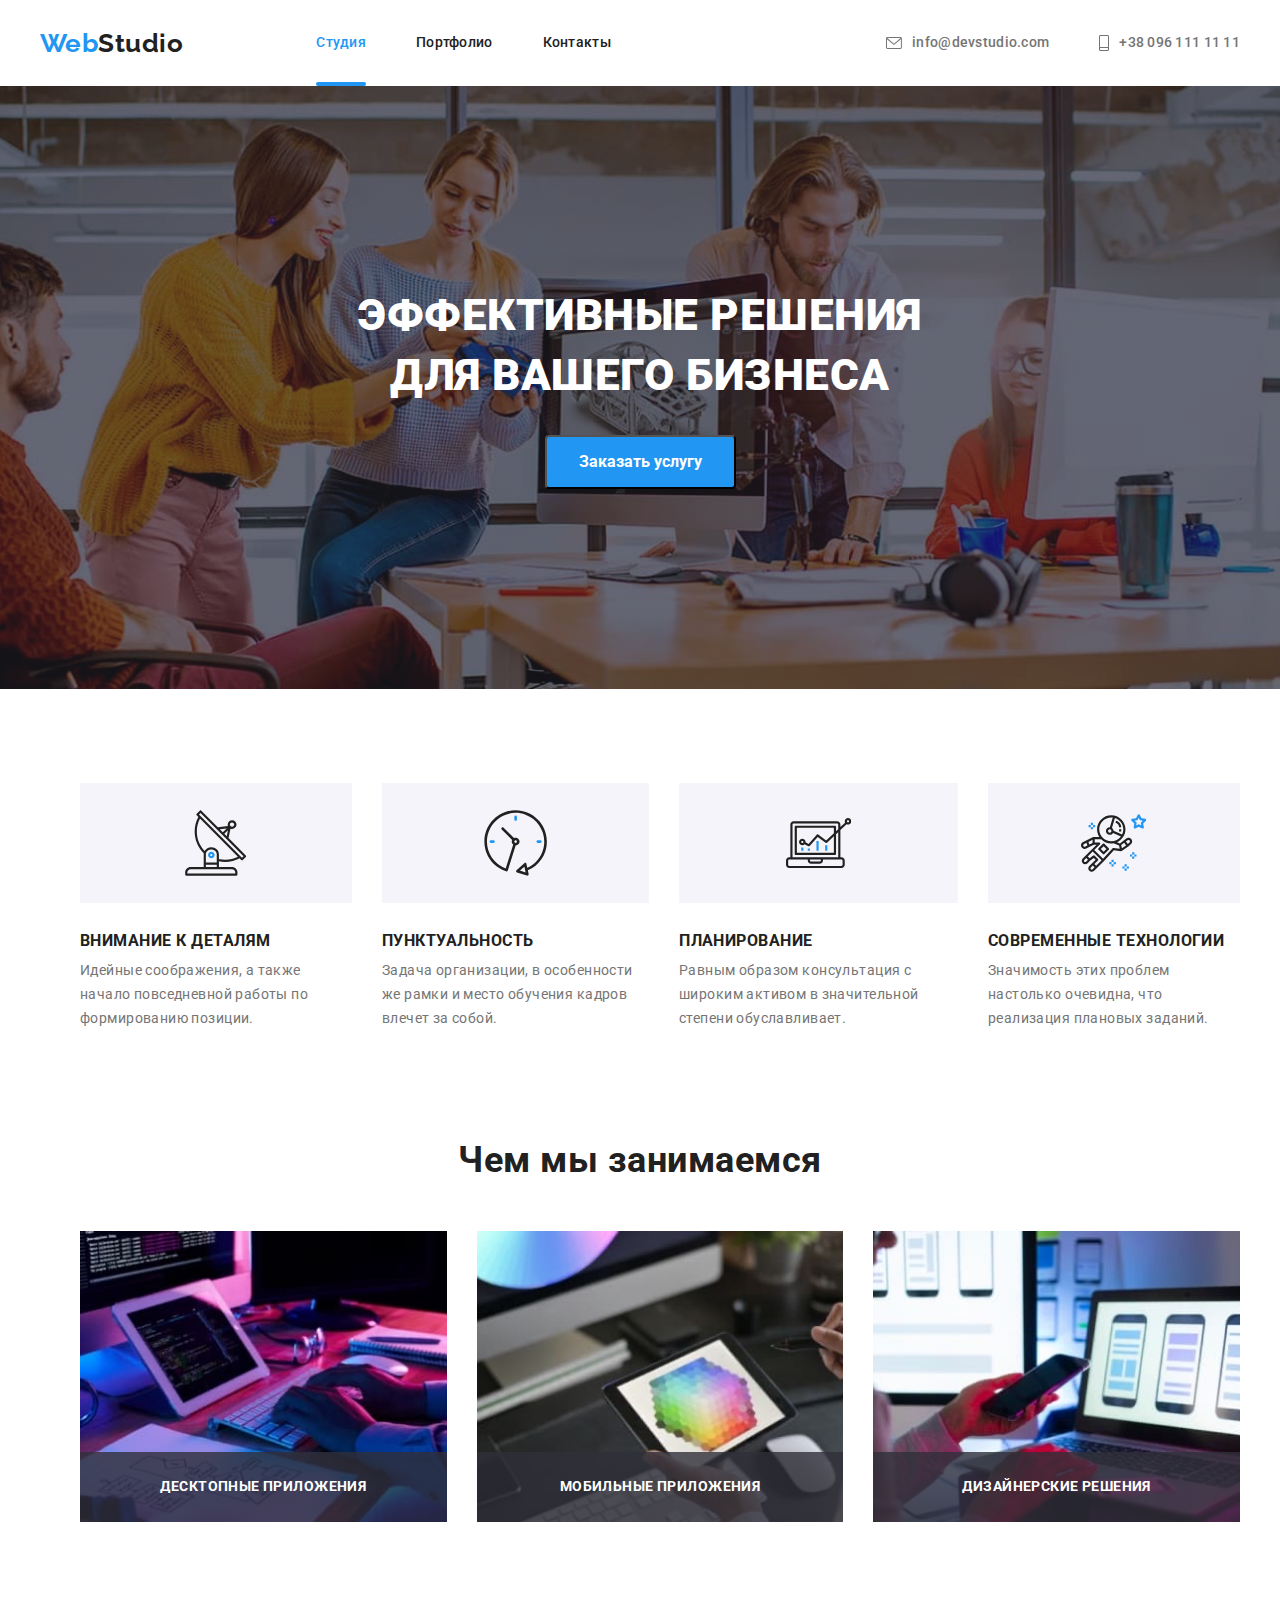
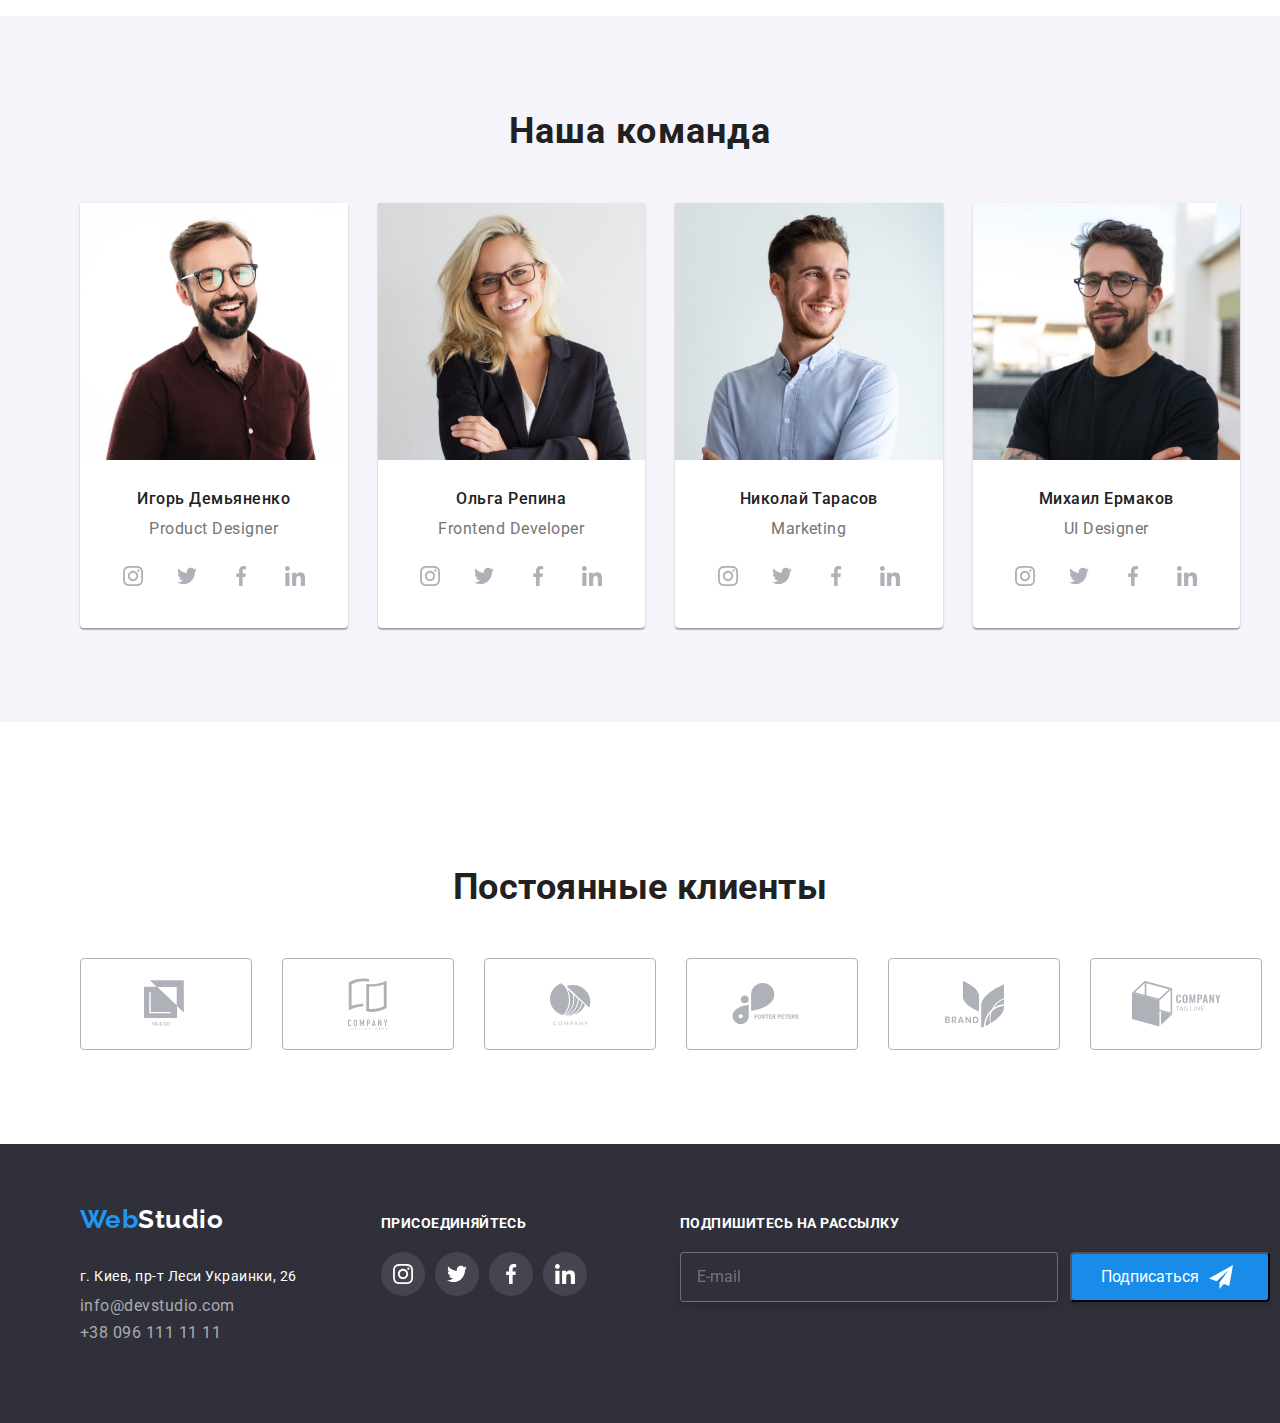
<file: index.html>
<!DOCTYPE html>
<html lang="ru">
  <head>
    <meta charset="UTF-8" />
    <meta name="viewport" content="width=device-width, initial-scale=1.0" />
    <title>Студия</title>
    <link
      href="https://fonts.googleapis.com/css2?family=Raleway&family=Roboto:wght@400;500;700;900&display=swap"
      rel="stylesheet"
    />
    <link rel="stylesheet" href="./css/normalize.css" />
    <link rel="stylesheet" href="./css/style.css" />
  </head>

  <body>
    <!-- Header -->
    <header class="page-header">
      <div class="conteiner">
        <nav class="flexbox">
          <a href="./index.html" class="logo"
            ><span class="logoblue">Web</span>Studio</a
          >

          <!-- Novigation-->
          <ul class="site-nav">
            <li class="item">
              <a class="link link-current" href="./index.html"> Студия</a>
            </li>
            <li class="item">
              <a class="link" href="./portfolio.html">Портфолио</a>
            </li>
            <li class="item">
              <a class="link" href="">Контакты</a>
            </li>
          </ul>

          <address class="addres">
            <ul class="auth-nav">
              <li class="item">
                <a class="link-addres" href="mailto:info@devstudio.com"
                  ><svg class="icon-mail hover">
                    <use href="./img/symbol-defs.svg#icon-hover"></use></svg
                  >info@devstudio.com</a
                >
              </li>
              <li class="item">
                <a class="link-addres" href="tel:+38-096-111-11-11"
                  ><svg class="icon-phone hover">
                    <use
                      href="./img/symbol-defs.svg#icon-smartphone"
                    ></use></svg
                  >+38 096 111 11 11</a
                >
              </li>
            </ul>
          </address>
        </nav>
      </div>
    </header>

    <!-- Главный Conteiner-->

    <main>
      <section class="hero">
        <div class="conteiner">
          <h1 class="hero-mane">Эффективные решения<br />для вашего бизнеса</h1>
          <button type="button" class="button-text" data-modal-open>
            Заказать услугу
          </button>
        </div>
      </section>

      <!-- Блоки -->
      <section class="section">
        <div class="conteiner">
          <ul class="features-item">
            <li class="item-icon">
              <div class="icon-delivery">
                <svg class="icon-size">
                  <use href="./img/symbol-defs.svg#icon-antenna"></use>
                </svg>
              </div>
              <h2 class="title-features">Внимание к деталям</h2>
              <p class="text">
                Идейные соображения, а также начало повседневной работы по
                формированию позиции.
              </p>
            </li>
            <li class="item-icon">
              <div class="icon-delivery">
                <svg class="icon-size">
                  <use href="./img/symbol-defs.svg#icon-clock"></use>
                </svg>
              </div>
              <h2 class="title-features">Пунктуальность</h2>
              <p class="text">
                Задача организации, в особенности же рамки и место обучения
                кадров влечет за собой.
              </p>
            </li>
            <li class="item-icon">
              <div class="icon-delivery">
                <svg class="icon-size">
                  <use href="./img/symbol-defs.svg#icon-diagram"></use>
                </svg>
              </div>
              <h2 class="title-features">Планирование</h2>
              <p class="text">
                Равным образом консультация с широким активом в значительной
                степени обуславливает.
              </p>
            </li>
            <li class="item-icon">
              <div class="icon-delivery">
                <svg class="icon-size">
                  <use href="./img/symbol-defs.svg#icon-astronaut"></use>
                </svg>
              </div>
              <h2 class="title-features">Современные технологии</h2>
              <p class="text">
                Значимость этих проблем настолько очевидна, что реализация
                плановых заданий.
              </p>
            </li>
          </ul>
        </div>
      </section>

      <!-- Описание компании-->
      <section class="section no-padding">
        <div class="conteiner">
          <h3 class="title">Чем мы занимаемся</h3>
          <ul class="conteiner-work">
            <li class="work-list">
              <div class="project-group">
                <img
                  src="./img/code3.jpeg"
                  width="370"
                  alt="Десктопные приложения"
                />
                <h3 class="work-list-title">Десктопные приложения</h3>
              </div>
            </li>
            <li class="work-list">
              <div class="project-group">
                <img
                  src="./img/color3.jpeg"
                  width="370"
                  alt="Мобильные приложения"
                />
                <h3 class="work-list-title">Мобильные приложения</h3>
              </div>
            </li>
            <li class="work-list">
              <div class="project-group">
                <img
                  src="./img/phone3.jpeg"
                  width="370"
                  alt="Выбирает стиль для смартфонов"
                />
                <h3 class="work-list-title">Дизайнерские решения</h3>
              </div>
            </li>
          </ul>
        </div>
      </section>

      <!-- Команда -->
      <section class="section-comand no-padding">
        <div class="conteiner">
          <h4 class="title">Наша команда</h4>
          <ul class="people">
            <li class="working">
              <img
                src="./img/igor4.jpeg"
                width="270"
                alt="Фотография Игоря Демьяненко"
              />

              <h4 class="title-name">Игорь Демьяненко</h4>
              <p class="text-work">Product Designer</p>

              <ul class="icon-svg">
                <!-- Instagram -->
                <li class="icon-svg-list">
                  <a class="icon-set" href="#" aria-label="Instagram icon">
                    <svg class="link-svg">
                      <use href="./img/symbol-defs.svg#icon-instagram"></use>
                    </svg>
                  </a>
                </li>
                <!-- Twitter -->
                <li class="icon-svg-list">
                  <a class="icon-set" href="#" aria-label="twitter icon">
                    <svg class="link-svg">
                      <use href="./img/symbol-defs.svg#icon-twitter"></use>
                    </svg>
                  </a>
                </li>
                <!-- facebook -->
                <li class="icon-svg-list">
                  <a class="icon-set" href="#" aria-label="twitter icon">
                    <svg class="link-svg">
                      <use href="./img/symbol-defs.svg#icon-facebook"></use>
                    </svg>
                  </a>
                </li>
                <!-- linkedin -->
                <li class="icon-svg-list">
                  <a class="icon-set" href="#" aria-label="twitter icon">
                    <svg class="link-svg">
                      <use href="./img/symbol-defs.svg#icon-linkedin"></use>
                    </svg>
                  </a>
                </li>
              </ul>
            </li>

            <li class="working">
              <img
                src="./img/olga4.jpeg"
                width="270"
                alt="Фотография Ольги Репина"
              />

              <h4 class="title-name">Ольга Репина</h4>
              <p class="text-work">Frontend Developer</p>

              <ul class="icon-svg">
                <!-- Instagram -->
                <li class="icon-svg-list">
                  <a class="icon-set" href="#" aria-label="Instagram icon">
                    <svg class="link-svg">
                      <use href="./img/symbol-defs.svg#icon-instagram"></use>
                    </svg>
                  </a>
                </li>
                <!-- Twitter -->
                <li class="icon-svg-list">
                  <a class="icon-set" href="#" aria-label="twitter icon">
                    <svg class="link-svg">
                      <use href="./img/symbol-defs.svg#icon-twitter"></use>
                    </svg>
                  </a>
                </li>
                <!-- facebook -->
                <li class="icon-svg-list">
                  <a class="icon-set" href="#" aria-label="twitter icon">
                    <svg class="link-svg">
                      <use href="./img/symbol-defs.svg#icon-facebook"></use>
                    </svg>
                  </a>
                </li>
                <!-- linkedin -->
                <li class="icon-svg-list">
                  <a class="icon-set" href="#" aria-label="twitter icon">
                    <svg class="link-svg">
                      <use href="./img/symbol-defs.svg#icon-linkedin"></use>
                    </svg>
                  </a>
                </li>
              </ul>
            </li>
            <li class="working">
              <img
                src="./img/nikolai4.jpeg"
                width="270"
                alt="Фотография Николая Тарасов"
              />

              <h4 class="title-name">Николай Тарасов</h4>
              <p class="text-work">Marketing</p>

              <ul class="icon-svg">
                <!-- Instagram -->
                <li class="icon-svg-list">
                  <a class="icon-set" href="#" aria-label="Instagram icon">
                    <svg class="link-svg">
                      <use href="./img/symbol-defs.svg#icon-instagram"></use>
                    </svg>
                  </a>
                </li>
                <!-- Twitter -->
                <li class="icon-svg-list">
                  <a class="icon-set" href="#" aria-label="twitter icon">
                    <svg class="link-svg">
                      <use href="./img/symbol-defs.svg#icon-twitter"></use>
                    </svg>
                  </a>
                </li>
                <!-- facebook -->
                <li class="icon-svg-list">
                  <a class="icon-set" href="#" aria-label="twitter icon">
                    <svg class="link-svg">
                      <use href="./img/symbol-defs.svg#icon-facebook"></use>
                    </svg>
                  </a>
                </li>
                <!-- linkedin -->
                <li class="icon-svg-list">
                  <a class="icon-set" href="#" aria-label="twitter icon">
                    <svg class="link-svg">
                      <use href="./img/symbol-defs.svg#icon-linkedin"></use>
                    </svg>
                  </a>
                </li>
              </ul>
            </li>
            <li class="working">
              <img
                src="./img/misha4.jpeg"
                width="270"
                alt="Фотография Михаила Ермаков"
              />

              <h4 class="title-name">Михаил Ермаков</h4>
              <p class="text-work">UI Designer</p>

              <ul class="icon-svg">
                <!-- Instagram -->
                <li class="icon-svg-list">
                  <a class="icon-set" href="#" aria-label="Instagram icon">
                    <svg class="link-svg">
                      <use href="./img/symbol-defs.svg#icon-instagram"></use>
                    </svg>
                  </a>
                </li>
                <!-- Twitter -->
                <li class="icon-svg-list">
                  <a class="icon-set" href="#" aria-label="twitter icon">
                    <svg class="link-svg">
                      <use href="./img/symbol-defs.svg#icon-twitter"></use>
                    </svg>
                  </a>
                </li>
                <!-- facebook -->
                <li class="icon-svg-list">
                  <a class="icon-set" href="#" aria-label="twitter icon">
                    <svg class="link-svg">
                      <use href="./img/symbol-defs.svg#icon-facebook"></use>
                    </svg>
                  </a>
                </li>
                <!-- linkedin -->
                <li class="icon-svg-list">
                  <a class="icon-set" href="#" aria-label="twitter icon">
                    <svg class="link-svg">
                      <use href="./img/symbol-defs.svg#icon-linkedin"></use>
                    </svg>
                  </a>
                </li>
              </ul>
            </li>
          </ul>
        </div>
      </section>

      <!-- Наши клиенты-компании -->

      <section class="blok-client">
        <div class="conteiner">
          <h2 class="title">Постоянные клиенты</h2>
          <ul class="client flexbox">
            <li class="icon-client">
              <a href="" class="icon-hover-link">
                <svg class="clients-icon" width="44" height="49">
                  <use href="./img/symbol-defs2.svg#icon-logo-1"></use>
                </svg>
              </a>
            </li>
            <li class="icon-client">
              <a href="" class="icon-hover-link">
                <svg class="clients-icon" width="40" height="52">
                  <use href="./img/symbol-defs2.svg#icon-logo-2"></use>
                </svg>
              </a>
            </li>
            <li class="icon-client">
              <a href="" class="icon-hover-link">
                <svg class="clients-icon" width="41" height="43">
                  <use href="./img/symbol-defs2.svg#icon-logo-3"></use>
                </svg>
              </a>
            </li>
            <li class="icon-client">
              <a href="" class="icon-hover-link">
                <svg class="clients-icon" width="80" height="42">
                  <use href="./img/symbol-defs2.svg#icon-logo-4"></use>
                </svg>
              </a>
            </li>
            <li class="icon-client">
              <a href="" class="icon-hover-link">
                <svg class="clients-icon" width="59" height="47">
                  <use href="./img/symbol-defs2.svg#icon-logo-5"></use>
                </svg>
              </a>
            </li>
            <li class="icon-client">
              <a href="" class="icon-hover-link">
                <svg class="clients-icon" width="89" height="46">
                  <use href="./img/symbol-defs2.svg#icon-logo-6"></use>
                </svg>
              </a>
            </li>
          </ul>
        </div>
      </section>
    </main>

    <!-- Footer -->
    <footer class="background-footer">
      <div class="conteiner footer-flexbox">
        <div class="footer-maps">
          <address class="adress-maps">
            <ul class="contaks">
              <li class="info">
                <a href="./index.html" class="logo norm"
                  ><span class="logoblue">Web</span
                  ><span class="logowhait">Studio</span>
                </a>
              </li>
              <li class="info-footer">г. Киев, пр-т Леси Украинки, 26</li>
              <li class="info">
                <a class="alfa" href="mailto:info@devstudio.com"
                  >info@devstudio.com</a
                >
              </li>
              <li class="info">
                <a class="alfa" href="tel:+38-096-111-11-11"
                  >+38 096 111 11 11</a
                >
              </li>
            </ul>
          </address>
        </div>

        <div class="footer-icon">
          <h3 class="title title-icon">присоединяйтесь</h3>
          <ul class="icon-svg">
            <!-- Instagram -->
            <li class="icon-svg-list">
              <a
                class="icon-set footer-icon-set"
                href="#"
                aria-label="Instagram icon"
              >
                <svg class="link-svg footer-link-svg">
                  <use href="./img/symbol-defs.svg#icon-instagram"></use>
                </svg>
              </a>
            </li>
            <!-- Twitter -->
            <li class="icon-svg-list">
              <a
                class="icon-set footer-icon-set"
                href="#"
                aria-label="twitter icon"
              >
                <svg class="link-svg footer-link-svg">
                  <use href="./img/symbol-defs.svg#icon-twitter"></use>
                </svg>
              </a>
            </li>
            <!-- facebook -->
            <li class="icon-svg-list">
              <a
                class="icon-set footer-icon-set"
                href="#"
                aria-label="twitter icon"
              >
                <svg class="link-svg footer-link-svg">
                  <use href="./img/symbol-defs.svg#icon-facebook"></use>
                </svg>
              </a>
            </li>
            <!-- linkedin -->
            <li class="icon-svg-list">
              <a
                class="icon-set footer-icon-set"
                href="#"
                aria-label="twitter icon"
              >
                <svg class="link-svg footer-link-svg">
                  <use href="./img/symbol-defs.svg#icon-linkedin"></use>
                </svg>
              </a>
            </li>
          </ul>
        </div>

       <!--form footer --> 

        <form class=" ">
          <label for="mail-footer">
            <b class="footer-mail-text">Подпишитесь на рассылку</b>
          </label>
          <div class="form-footer">
            <input
              class="mail-footer"
              type="email"
              id="mail-footer"
              name="mail"
              placeholder="E-mail"
            />

            <button type="submit" class=" button-form">
              Подписаться
              <svg class="icon-telega">
                <use href="./img/symbol-defs-tel.svg#icon-icon-telegram"></use>
              </svg>
            </button>
          </div>
        </form>
      </div>
    </footer>
    <div class="backdrop is-hidden" data-modal>
      <div class="modal">
        <button data-modal-close class="close-button">
          <svg class="close-button-hover">
            <use href="./img/symbol-defs3.svg#icon-close">
            </use>
          </svg>
        </button>
       
      

    <!-- Форма -->

    <form class="form js-speaker-form" autocomplete="on">

      <b class="form-text">Оставьте свои данные, мы вам перезвоним</b>
      
      <div class="form-field">
        <label for="name" class="form-label">Имя</label>
          <input class="form-input" type="text" name="name" id="name" />
          <svg class="icon-name-form">
            <use href="./img/symbol-defs5.svg#icon-person">
            </use>
          </svg>
          
      </div>

      <div class="form-field">
        <label for="tel" class="form-label">Телефон</label>
          <input class="form-input" type="tel" name="tel" id="tel" />
          <svg class="icon-name-form">
            <use href="./img/symbol-defs5.svg#icon-phone">
            </use>
          </svg>
          
      </div>

      <div class="form-field">
        <label for="mail" class="form-label">Почта</label>
          <input class="form-input" type="email" name="mail" id="mail" />
          <svg class="icon-name-form">
            <use href="./img/symbol-defs5.svg#icon-email">
            </use>
          </svg>
          
      </div>
      
      <div class="form-field">
        <label for="comment" class="form-label ">Комментарий</label>
          <textarea
            class="form-comment"
            name="comment"
            rows="5"
            id="comment"
            placeholder="Введите текст"
          ></textarea>
          
      </div>
      
   
        <label class="text-checkbox form-checkbox" for="policy">
         <input class="checkbox" type="checkbox" name="policy" id="policy" />
         <span class="checkbox-icon"></span>  
        
         
        Соглашаюсь с рассылкой и принимаю <a href="">Условия договора</a>
        </label>
      
      <button class="form-button" type="submit">Отправить</button>
    </form>
  </div>
</div>


    <script src="./js/modal.js"></script>
    <script src="./js/form.js"></script>
  </body>
</html>
</file>
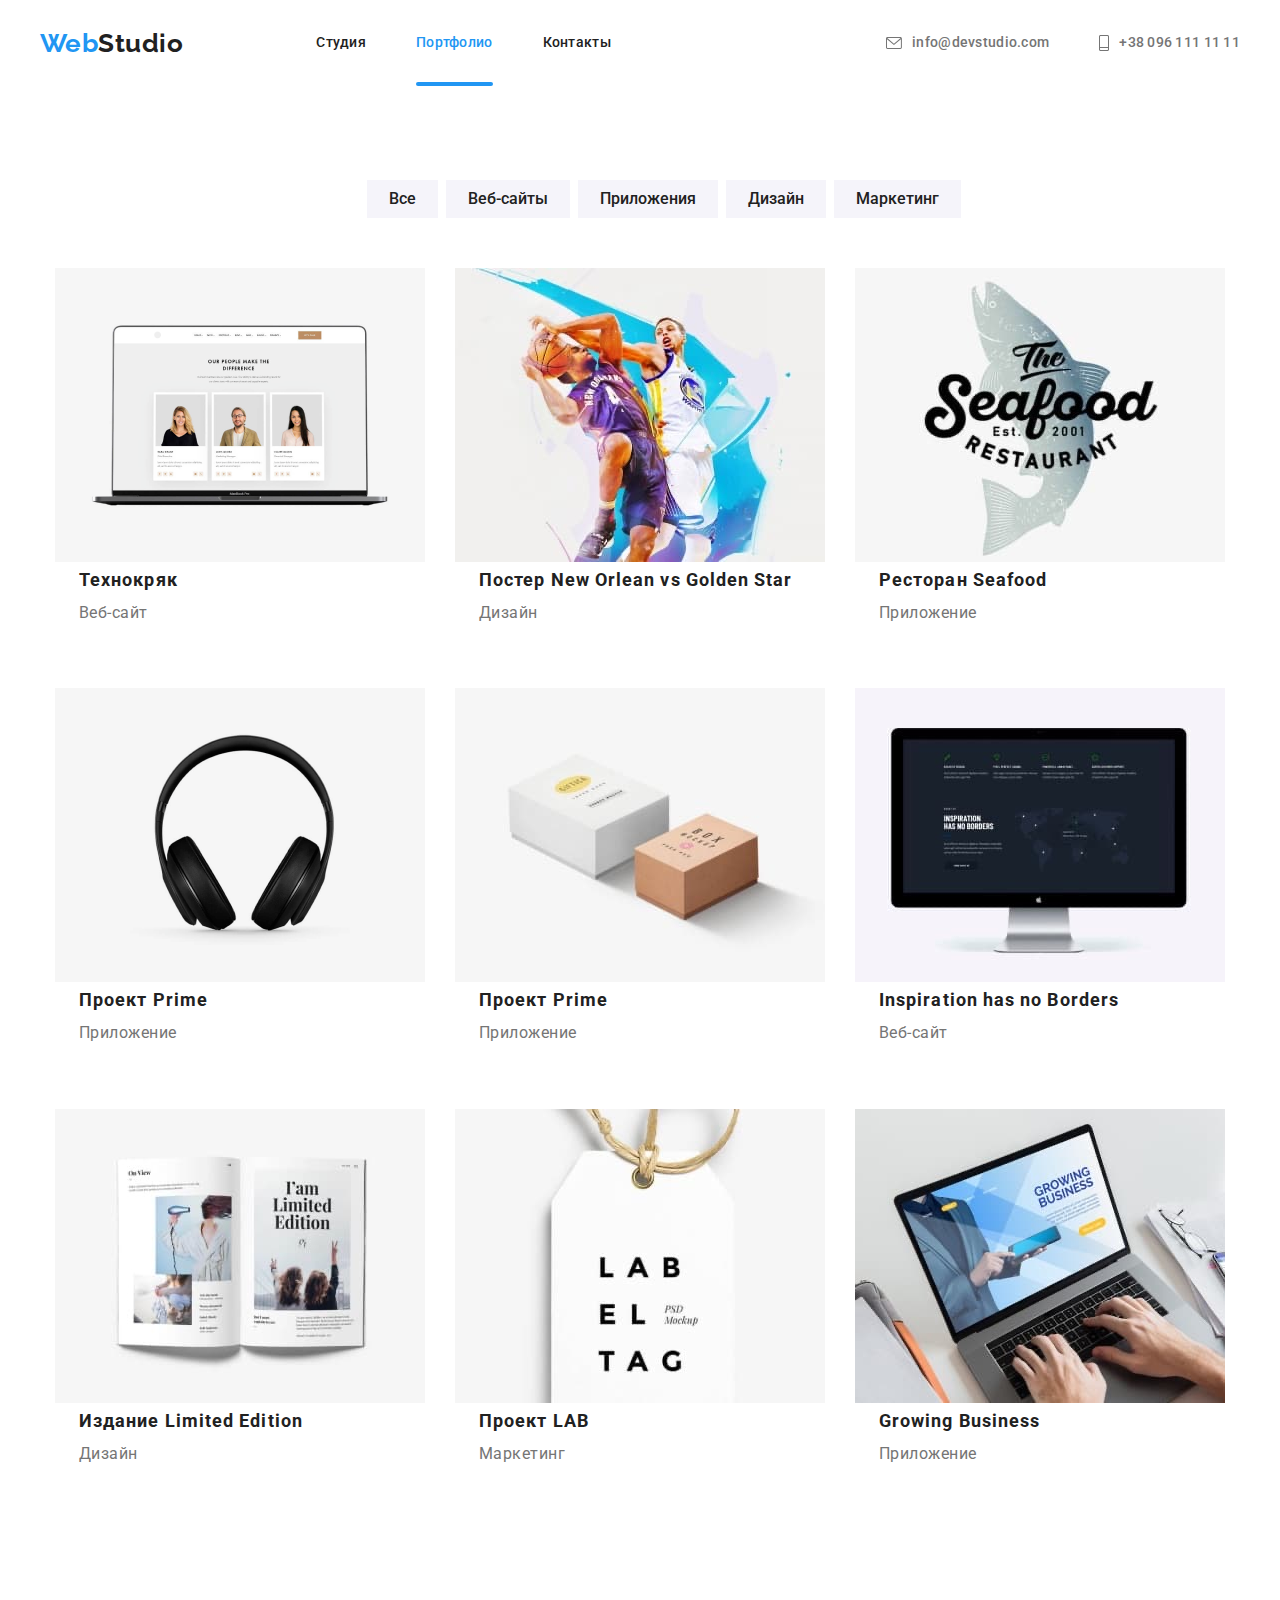
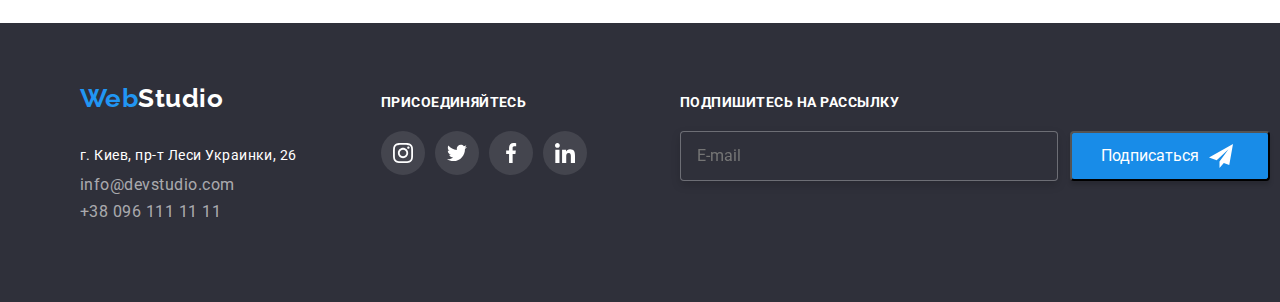
<file: portfolio.html>
<!DOCTYPE html>
<html lang="ru">
  <head>
    <meta charset="UTF-8" />
    <meta name="viewport" content="width=device-width, initial-scale=1.0" />
    <title>Портфолио</title>
    <link
      href="https://fonts.googleapis.com/css2?family=Raleway&family=Roboto:wght@400;500;700;900&display=swap"
      rel="stylesheet"
    />
    <link rel="stylesheet" href="./css/normalize.css" />
    <link rel="stylesheet" href="./css/style.css" />
  </head>
  <body>
    <!-- Header -->
    <header class="page-header">
      <div class="conteiner">
        <nav class="flexbox">
          <a href="./index.html" class="logo"
            ><span class="logoblue">Web</span>Studio</a
          >
          <ul class="site-nav">
            <li class="item">
              <a class="link" href="./index.html">Студия</a>
            </li>
            <li class="item">
              <a class="link-current link" href="./portfolio.html">Портфолио</a>
            </li>
            <li class="item">
              <a class="link" href="">Контакты</a>
            </li>
          </ul>

          <address class="addres">
            <ul class="auth-nav">
              <li class="item">
                <a class="link-addres" href="mailto:info@devstudio.com"
                  ><svg class="icon-mail hover">
                    <use href="./img/symbol-defs.svg#icon-hover"></use></svg
                  >info@devstudio.com</a
                >
              </li>
              <li class="item">
                <a class="link-addres" href="tel:+38-096-111-11-11"
                  ><svg class="icon-phone hover">
                    <use
                      href="./img/symbol-defs.svg#icon-smartphone"
                    ></use></svg
                  >+38 096 111 11 11</a
                >
              </li>
            </ul>
          </address>
        </nav>
      </div>
    </header>
    <!-- container projeck -->

    <main>
      <section class="button-pad">
        <div class="conteiner">
          <ul class="button">
            <li class="item-btn">
              <button type="button" class="btn">Все</button>
            </li>
            <li class="item-btn">
              <button type="button" class="btn">Веб-сайты</button>
            </li>
            <li class="item-btn">
              <button type="button" class="btn">Приложения</button>
            </li>
            <li class="item-btn">
              <button type="button" class="btn">Дизайн</button>
            </li>
            <li class="item-btn">
              <button type="button" class="btn">Маркетинг</button>
            </li>
          </ul>
        </div>
      </section>

      <section class="conteiner-box">
        <ul class="features">
          <li class="item-box">
            <a href="./index.html ">
              <article class="poster-link">
                <div class="poster__overlay">
                  <img src="./img/Tehnokriak2.png" width="370" alt="Ноутбук" />
                  <div class="text-overlay">
                    <p class="text-hover-portfolio">
                      Технокряк это современная площадка распространения
                      коронавируса. Компании используют эту платформу для
                      цифрового шпионажа и атак на защищённые сервера
                      конкурентов.
                    </p>
                  </div>
                </div>
                <div class="features-tex">
                  <h4 class="poster">Технокряк</h4>
                  <p class="poster-name">Веб-сайт</p>
                </div>
              </article>
            </a>
          </li>

          <li class="item-box">
            <a href="./index.html ">
              <article class="poster-link">
                <div class="poster__overlay">
                  <img
                    src="./img/game2.jpeg"
                    width="370"
                    alt="Два парня играют в баскетбол"
                  />
                  <div class="text-overlay">
                    <p class="text-hover-portfolio">
                      Технокряк это современная площадка распространения
                      коронавируса. Компании используют эту платформу для
                      цифрового шпионажа и атак на защищённые сервера
                      конкурентов.
                    </p>
                  </div>
                </div>
                <div class="features-tex">
                  <h4 class="poster">Постер New Orlean vs Golden Star</h4>
                  <p class="poster-name">Дизайн</p>
                </div>
              </article>
            </a>
          </li>

          <li class="item-box">
            <a href="./index.html ">
              <article class="poster-link">
                <div class="poster__overlay">
                  <img
                    src="./img/seafood2.jpeg"
                    width="370"
                    alt="Логотип ресторана Seafood"
                  />
                  <div class="text-overlay">
                    <p class="text-hover-portfolio">
                      Технокряк это современная площадка распространения
                      коронавируса. Компании используют эту платформу для
                      цифрового шпионажа и атак на защищённые сервера
                      конкурентов.
                    </p>
                  </div>
                </div>
                <div class="features-tex">
                  <h4 class="poster">Ресторан Seafood</h4>
                  <p class="poster-name">Приложение</p>
                </div>
              </article>
            </a>
          </li>

          <li class="item-box">
            <a href="./index.html ">
              <article class="poster-link">
                <div class="poster__overlay">
                  <img src="./img/prime2.png" width="370" alt="Наушники" />
                  <div class="text-overlay">
                    <p class="text-hover-portfolio">
                      Технокряк это современная площадка распространения
                      коронавируса. Компании используют эту платформу для
                      цифрового шпионажа и атак на защищённые сервера
                      конкурентов.
                    </p>
                  </div>
                </div>
                <div class="features-tex">
                  <h4 class="poster">Проект Prime</h4>
                  <p class="poster-name">Приложение</p>
                </div>
              </article>
            </a>
          </li>

          <li class="item-box">
            <a href="./index.html ">
              <article class="poster-link">
                <div class="poster__overlay">
                  <img src="./img/boxes2.jpeg" width="370" alt="Коробки" />
                  <div class="text-overlay">
                    <p class="text-hover-portfolio">
                      Технокряк это современная площадка распространения
                      коронавируса. Компании используют эту платформу для
                      цифрового шпионажа и атак на защищённые сервера
                      конкурентов.
                    </p>
                  </div>
                </div>
                <div class="features-tex">
                  <h4 class="poster">Проект Prime</h4>
                  <p class="poster-name">Приложение</p>
                </div>
              </article>
            </a>
          </li>

          <li class="item-box">
            <a href="./index.html ">
              <article class="poster-link">
                <div class="poster__overlay">
                  <img src="./img/comp2.jpeg" width="370" alt="Монитор" />
                  <div class="text-overlay">
                    <p class="text-hover-portfolio">
                      Технокряк это современная площадка распространения
                      коронавируса. Компании используют эту платформу для
                      цифрового шпионажа и атак на защищённые сервера
                      конкурентов.
                    </p>
                  </div>
                </div>
                <div class="features-tex">
                  <h4 class="poster">Inspiration has no Borders</h4>
                  <p class="poster-name">Веб-сайт</p>
                </div>
              </article>
            </a>
          </li>

          <li class="item-box">
            <a href="./index.html ">
              <article class="poster-link">
                <div class="poster__overlay">
                  <img src="./img/books2.jpeg" width="370" alt="Журнал" />
                  <div class="text-overlay">
                    <p class="text-hover-portfolio">
                      Технокряк это современная площадка распространения
                      коронавируса. Компании используют эту платформу для
                      цифрового шпионажа и атак на защищённые сервера
                      конкурентов.
                    </p>
                  </div>
                </div>
                <div class="features-tex">
                  <h4 class="poster">Издание Limited Edition</h4>
                  <p class="poster-name">Дизайн</p>
                </div>
              </article>
            </a>
          </li>

          <li class="item-box">
            <a href="./index.html ">
              <article class="poster-link">
                <div class="poster__overlay">
                  <img src="./img/labe2.jpeg" width="370" alt="Лейба" />
                  <div class="text-overlay">
                    <p class="text-hover-portfolio">
                      Технокряк это современная площадка распространения
                      коронавируса. Компании используют эту платформу для
                      цифрового шпионажа и атак на защищённые сервера
                      конкурентов.
                    </p>
                  </div>
                </div>
                <div class="features-tex">
                  <h4 class="poster">Проект LAB</h4>
                  <p class="poster-name">Маркетинг</p>
                </div>
              </article>
            </a>
          </li>

          <li class="item-box">
            <a href="./index.html ">
              <article class="poster-link">
                <div class="poster__overlay">
                  <img
                    src="./img/noute2.jpeg"
                    width="370"
                    alt="Человек работает на ноутбуке"
                  />
                  <div class="text-overlay">
                    <p class="text-hover-portfolio">
                      Технокряк это современная площадка распространения
                      коронавируса. Компании используют эту платформу для
                      цифрового шпионажа и атак на защищённые сервера
                      конкурентов.
                    </p>
                  </div>
                </div>
                <div class="features-tex">
                  <h4 class="poster">Growing Business</h4>
                  <p class="poster-name">Приложение</p>
                </div>
              </article>
            </a>
          </li>
        </ul>
      </section>
    </main>
  <!-- Footer -->
  <footer class="background-footer">
    <div class="conteiner footer-flexbox">
      <div class="footer-maps">
        <address class="adress-maps">
          <ul class="contaks">
            <li class="info">
              <a href="./index.html" class="logo norm"
                ><span class="logoblue">Web</span
                ><span class="logowhait">Studio</span>
              </a>
            </li>
            <li class="info-footer">г. Киев, пр-т Леси Украинки, 26</li>
            <li class="info">
              <a class="alfa" href="mailto:info@devstudio.com"
                >info@devstudio.com</a
              >
            </li>
            <li class="info">
              <a class="alfa" href="tel:+38-096-111-11-11"
                >+38 096 111 11 11</a
              >
            </li>
          </ul>
        </address>
      </div>

      <div class="footer-icon">
        <h3 class="title title-icon">присоединяйтесь</h3>
        <ul class="icon-svg">
          <!-- Instagram -->
          <li class="icon-svg-list">
            <a
              class="icon-set footer-icon-set"
              href="#"
              aria-label="Instagram icon"
            >
              <svg class="link-svg footer-link-svg">
                <use href="./img/symbol-defs.svg#icon-instagram"></use>
              </svg>
            </a>
          </li>
          <!-- Twitter -->
          <li class="icon-svg-list">
            <a
              class="icon-set footer-icon-set"
              href="#"
              aria-label="twitter icon"
            >
              <svg class="link-svg footer-link-svg">
                <use href="./img/symbol-defs.svg#icon-twitter"></use>
              </svg>
            </a>
          </li>
          <!-- facebook -->
          <li class="icon-svg-list">
            <a
              class="icon-set footer-icon-set"
              href="#"
              aria-label="twitter icon"
            >
              <svg class="link-svg footer-link-svg">
                <use href="./img/symbol-defs.svg#icon-facebook"></use>
              </svg>
            </a>
          </li>
          <!-- linkedin -->
          <li class="icon-svg-list">
            <a
              class="icon-set footer-icon-set"
              href="#"
              aria-label="twitter icon"
            >
              <svg class="link-svg footer-link-svg">
                <use href="./img/symbol-defs.svg#icon-linkedin"></use>
              </svg>
            </a>
          </li>
        </ul>
      </div>

     <!--form footer --> 

      <form class=" js-speaker-form">
        <label for="mail-footer">
          <b class="footer-mail-text">Подпишитесь на рассылку</b>
        </label>
        <div class="form-footer">
          <input
            class="mail-footer"
            type="email"
            id="mail-footer"
            name="mail"
            placeholder="E-mail"
          />

          <button type="submit" class=" button-form">
            Подписаться
            <svg class="icon-telega">
              <use href="./img/symbol-defs-tel.svg#icon-icon-telegram"></use>
            </svg>
          </button>
        </div>
      </form>
    </div>
  </footer>
    
  </body>
</html>
</file>
<file: css/style.css>
:root {
  --primary-text-color: #212121;
  --title-text-color: #757575;
  --accent-color: #2196f3;
  --white-text-color: #ffffff;
  --hero-color: #2f303a;
  --alfa-color: rgba(255, 255, 255, 0.6);
  --comand-color: #f5f4fa;
  --button-partfolio-colot: #f5f4fa;
  --background-item: #f5f4fa;
  --color-icon: #afb1b8;
  --hover-partfolio: rgba(0, 0, 0, 0.12), 0px 4px 4px rgba(0, 0, 0, 0.06),
    1px 4px 6px rgba(0, 0, 0, 0.16);
}

ul {
  list-style: none;
  text-decoration: none;
  margin-top: 0;
  margin-bottom: 0;
}

/* цвет основного цвета #212121 */
/* вторичный цвет текста #757575 */
/* белый  #ffffff*/
/* акцент #2196F3 */
/* вторичный цвет фона #2F303A */
/* вторичный цвет фона2 #F5F4FA */

body {
  background-color: var(--white-text-color);
  color: var(--primary-text-color);

  font-family: Roboto, sans-serif;
  letter-spacing: 0.03em;
}

img {
  display: block;
  max-width: 100%;
  height: auto;
}

/* my conteiner */
.conteiner {
  margin-left: auto;
  margin-right: auto;
  width: 1200px;
  padding-left: 15px;
  padding-right: 15px;
}

/* header */

.flexbox {
  display: flex;
  align-items: center;
}

/* logo */
.logo {
  color: var(--primary-text-color);

  font-family: Raleway, cursive;
  font-weight: 700;
  text-decoration: none;
  font-size: 26px;
  line-height: 1.19;
}

.logoblue {
  color: var(--accent-color);
}

/* site-nav */
.site-nav {
  display: flex;
  margin-left: 93px;
}
.link::after {
  content: "";

  position: absolute;
  left: 0;
  bottom: 0;
  opacity: 0;

  display: block;
  width: 100%;
  height: 4px;
  background-color: var(--accent-color);
  border-radius: 2px;
  transition: 250ms cubic-bezier(0.4, 0, 0.2, 1);
}

.link:hover::after,
.link:focus::after {
  opacity: 1;
}

.link-current.link::after {
  opacity: 1;
}

.site-nav .item:not(:last-child) {
  margin-right: 50px;
}

.site-nav .link {
  display: block;
  padding-top: 35px;
  padding-bottom: 35px;

  position: relative;

  color: var(--primary-text-color);

  text-decoration: none;
  font-family: inherit;
  font-weight: 500;
  font-size: 14px;
  line-height: 1.14;
  letter-spacing: 0.02em;

  transition: 250ms cubic-bezier(0.4, 0, 0.2, 1);
}

.site-nav .link:hover,
.site-nav .link:focus {
  color: var(--accent-color);
}

.site-nav .link-current {
  color: var(--accent-color);

  text-decoration: none;
  display: inline-block;
}

/* addres */

.addres .link-addres {
  color: var(--title-text-color);
  display: flex;

  text-decoration: none;
  font-weight: 500;
  font-size: 14px;
  line-height: 1.14;
  letter-spacing: 0.02em;
  font-style: normal;

  transition: 250ms cubic-bezier(0.4, 0, 0.2, 1);
}

.link-addres {
  display: flex;
  align-items: center;
}
.icon-mail {
  width: 16px;
  height: 12px;

  margin-right: 10px;

  fill: currentColor;
}
.icon-phone {
  width: 10px;
  height: 16px;

  margin-right: 10px;

  fill: currentColor;
}

.link-addres:hover,
.link-addres:focus {
  color: var(--accent-color);
}

.link-addres:hover .hover {
  fill: var(--accent-color);
}
.link-addres:hover .icon-phone {
  fill: var(--accent-color);
}

.addres {
  margin-left: auto;
}

/* auth nav */

.auth-nav {
  display: flex;
}

.auth-nav .item + .item {
  margin-left: 50px;
}

.section-title {
  color: var(--primary-text-color);
}

.section {
  margin-bottom: 94px;
}

.section.no-padding {
  padding-top: 0px;
  padding-bottom: 0px;
}

.features {
  width: 1170px;
  margin-left: auto;
  margin-right: auto;
}

.features-item {
  display: flex;
}
.features-item .item {
  width: 270px;
}
.features-item .item-icon:not(:last-child) {
  margin-right: 30px;
}

.item-icon .icon-delivery {
  display: flex;
  align-items: center;
  justify-content: center;

  background-color: var(--background-item);
  width: 100%;
  height: 120px;
  margin-bottom: 30px;
}
.icon-size {
  width: 65.32px;
  height: 70px;
}

.features {
  display: flex;
  flex-wrap: wrap;
  padding: 0;
}
/* Формула calc */

.features .item-box {
  width: calc((100% - 60px) / 3);
  margin-right: 30px;
  margin-bottom: 30px;
}

.item-box:nth-child(3n) {
  margin-right: 0px;
}

.poster-name {
  margin-top: 0px;
  margin-bottom: 0px;
  color: var(--primary-text-color);
  font-weight: 400;
  font-size: 16px;
  line-height: 1.88;
  letter-spacing: 0.03em;
}

.poster-name:nth-last-child(-n + 3),
.item-box:nth-last-child(-n + 3) {
  margin-bottom: 30px;
}

.item-box:hover {
  box-shadow: 0px 1px 1px rgba(0, 0, 0, 0.12), 0px 4px 4px rgba(0, 0, 0, 0.06),
    1px 4px 6px rgba(0, 0, 0, 0.16);
}

.features .title {
  color: var(--primary-text-color);
}

/* Описание компании */

.work-list-title {
  position: absolute;
  width: 100%;
  bottom: 0%;

  margin-top: 0px;
  margin-bottom: 0px;
  padding-top: 27px;
  padding-bottom: 27px;

  color: var(--white-text-color);
  background-color: rgba(47, 48, 58, 0.8);
  font-weight: 700;
  font-size: 14px;
  line-height: 1.14;
  text-align: center;
  letter-spacing: 0.03em;
  text-transform: uppercase;
}

.project-group {
  position: relative;
}

.conteiner-work {
  display: flex;
  flex-wrap: wrap;
}
.work-list {
  width: calc((100% - 60px) / 3);
  margin-right: 30px;
}
.work-list:nth-child(3n) {
  margin-right: 0px;
}

.people {
  display: flex;
  justify-content: center;
}
.working {
  text-align: center;
  padding-bottom: 30px;
  background-color: var(--white-text-color);

  box-shadow: 0px 1px 3px rgba(0, 0, 0, 0.12), 0px 1px 1px rgba(0, 0, 0, 0.14),
    0px 2px 1px rgba(0, 0, 0, 0.2);
  border-radius: 0px 0px 4px 4px;
}
.working:not(:last-child) {
  margin-right: 30px;
}

.icon-svg {
  display: flex;
  justify-content: center;
  padding-left: 0;

  transition: 250ms cubic-bezier(0.4, 0, 0.2, 1);
}
.icon-svg:not(:last-child) {
  margin-right: 10px;
}

.link-svg {
  fill: var(--color-icon);
  width: 20px;
  height: 20px;

  transition: 250ms cubic-bezier(0.4, 0, 0.2, 1);
}
.icon-set {
  width: 44px;
  height: 44px;
  border-radius: 50%;
  display: flex;
  justify-content: center;
  align-items: center;

  transition: 250ms cubic-bezier(0.4, 0, 0.2, 1);
}

.icon-set:hover,
.icon-set:focus {
  background-color: var(--accent-color);
}

.icon-set:hover .link-svg,
.icon-set:focus .link-svg {
  fill: var(--white-text-color);
}

.section-comand {
  font-size: 36px;
  line-height: 1.17;

  letter-spacing: 0.03em;
  margin-top: 0px;
  margin-bottom: 50px;
}
.title {
  font-style: normal;
  font-weight: 700;
  font-size: 36px;
  line-height: 1.17;
  text-align: center;
  margin-top: 0;
  margin-bottom: 50px;
  margin-left: auto;
  margin-right: auto;
}

.title-features {
  font-weight: 700;
  font-size: 16px;
  line-height: 16px;
  letter-spacing: 1.14;
  text-transform: uppercase;
  margin-top: 0px;
  margin-bottom: 10px;
}

.text {
  color: var(--title-text-color);
  font-family: Roboto;
  font-size: 14px;
  line-height: 1.71;
  letter-spacing: 0.03em;
  margin-top: 0px;
}
/* work peple */
.title-name {
  color: var(--primary-text-color);
  font-weight: 500;
  margin-top: 0px;
  margin-bottom: 10px;
  padding-top: 30px;

  font-size: 16px;
  line-height: 1.18;
  letter-spacing: 0.03em;
}
.text-work {
  color: var(--title-text-color);
  margin-top: 0px;
  margin-top: 0;
  margin-bottom: 16px;
  font-size: 16px;
  font-weight: 400;
  line-height: 1.19;
  letter-spacing: 0.03em;
}

.title-name .text-work {
  font-size: 16px;
  line-height: 1.19;
  text-align: center;
  letter-spacing: 0.03em;
}
/* portfolio poster */
.poster {
  margin-top: 0;
  margin-bottom: 0;

  color: var(--primary-text-color);

  font-weight: 700;
  font-size: 18px;
  line-height: 2;
  letter-spacing: 0.06em;
}
.poster-name {
  margin-top: 0;
  margin-bottom: 30px;

  color: var(--title-text-color);

  font-size: 16px;
  line-height: 1.9;
  letter-spacing: 0.03em;
}

/* button */
.button-pad {
  padding-top: 94px;
  padding-bottom: 50px;

  border: none;
}
.button-text {
  align-items: center;
  border-radius: 4px;
  padding: 10px 32px;

  background-color: var(--accent-color);
  color: var(--white-text-color);

  font-family: inherit;
  font-weight: 700;
  font-size: 16px;
  line-height: 1.88;
}

.alfa {
  color: var(--alfa-color);
  text-decoration: none;
}

.hero {
  margin-top: 0px;
  margin-bottom: 94px;

  padding-top: 200px;
  padding-bottom: 200px;

  background-color: var(--hero-color);

  background-image: linear-gradient(
      rgba(47, 48, 58, 0.4),
      rgba(47, 48, 58, 0.4)
    ),
    url(../img/work.jpeg);

  background-repeat: no-repeat;
  background-size: cover;
  background-position: center;

  text-align: center;
}

.hero-mane {
  margin-top: 0;
  margin-bottom: 30;

  color: var(--white-text-color);

  font-weight: 900;
  font-size: 44px;
  line-height: 1.36;
  text-align: center;
  text-transform: uppercase;
}
/* Модальное окно */

.backdrop {
  position: fixed;
  top: 0;
  left: 0;
  width: 100%;
  height: 100%;
  background-color: rgba(0, 0, 0, 0.2);
  transition: 250ms cubic-bezier(0.4, 0, 0.2, 1);
}

.backdrop.is-hidden {
  opacity: 0;
  pointer-events: none;
}

.modal {
  position: absolute;
  min-width: 528px;
  min-height: 589px;
  transform: translate(-50%, -50%) scale(1);
  left: 50%;
  top: 50%;
  

  background: var(--white-text-color);
  box-shadow: 0px 1px 3px rgba(0, 0, 0, 0.12), 0px 1px 1px rgba(0, 0, 0, 0.14),
    0px 2px 1px rgba(0, 0, 0, 0.2);
  border-radius: 4px;
  transition: transform 250ms cubic-bezier(0.4, 0, 0.2, 1);
}

.close-button {
  position: absolute;
  width: 30px;
  height: 30px;
  display: flex;
  align-items: center;
    justify-content: center;
  top: 8px;
  right: 8px;
  background: var(--white-text-color);
  border: 1px solid var(--primary-text-color);
  border-radius: 50%;
}

.icon-name-form {
  transition: fill 250ms cubic-bezier(0.4, 0, 0.2, 1);
   
  position: absolute;
  top: 50%;
  transform: translateY(-25%);
  display: inline-block;
  left: 13.5px;
 
 
  

  width: 18px;
  height: 18px;
  fill: var(--primary-text-color);
  
}

.form{
  margin: 40px;
  width: 448px;
  
}

.form-text{
  display: block;
  text-align: center;
  margin-bottom: 12px;
  font-size: 20px;
  font-weight: 700;
  line-height: 1.15;
  color: var(--primary-text-color);
  width: 448px;
}

.form-field {
  position: relative;
  display: flex;
  flex-direction: column;
  
  
}


.form-input { 
  margin-bottom: 10px;
  padding-left: 42px;
  border: 1px solid rgba(33, 33, 33, 0.2);
  border-radius: 4px;
  height: 36px;
  transition: border-color var(--color-icon);
  outline: none;
  width: 402px;
  
  resize: none;
  
}


.form-label{
font-size: 12px;
line-height: 1.17;
margin-bottom: 4px;
letter-spacing: 0.01em;

color: var(--title-text-color);
}



.form-field input::placeholder {
  font-size: 14px;
  line-height: 1.14;
  letter-spacing: 0.01em;
  color: rgba(117, 117, 117, 0.5);
}

.form-input:focus{
  border-color: var(--accent-color);

}

.form-input:focus ~ .icon-name-form {
  fill: var(--accent-color);
}

.form-input:focus,
.form-comment:focus{
  border-color:var(--accent-color);
}

.form-comment{
  width: 428px;
  margin-bottom: 25px;
  padding-left: 16px;
  padding-top: 12px;
  
  height: 104px;

  border: 1px solid rgba(33, 33, 33, 0.2);
  border-radius: 4px;
  resize: none;
  outline: none;
  transition: border-color var(--transition);
}

.close-button-hover {
  width: 18px;
  height: 17px;
  
}
.close-button-hover {
  fill: #000000;
  transition-property: fill;
  transition: 250ms cubic-bezier(0.4, 0, 0.2, 1);
}

.close-button:focus svg,
.close-button:hover svg {
  fill: var(--accent-color);
}
.form-button{
  width: 200px;
  height: 50px;
  margin-left: 50%;
  transform: translateX(-50%);

  border: none;
  font-weight: 700;
  font-size: 16px;
  line-height: 1.87;
  text-align: center;
  letter-spacing: 0.06em;
  color: var(--white-text-color);
  background: var(--accent-color);
  box-shadow: 0px 4px 4px rgba(0, 0, 0, 0.15);
  border-radius: 4px;
  cursor: pointer;

}

.checkbox{
  /* -webkit-appearance: none;
  -moz-appearance: none;
  appearance: none; */

  position: absolute;
  width: 1px;
  height: 1px;
  margin: -1px;
  border: 0;
  padding: 0;
  clip: rect(0 0 0 0);
  overflow: hidden;
  

}

.form-checkbox{
 display: flex;
 margin-bottom: 30px;
 
 align-items: center;
}

.checkbox{
  width: 16px;
  height:  15px;
}

.checkbox-icon{

  width: 12px;
  height: 11px;
  margin-right: 7px;
  margin-left: 14px;

  border: 2px solid var(--primary-text-color);
  border-radius: 4px;
  
}

.checkbox:checked + .checkbox-icon {
  border-color: var(--accent-color);
  background-color: var(--accent-color);
  background-image: url(../img/icon-check.svg);
  background-origin: border-box;
  
}

.text-checkbox{
  font-size: 14px;
  line-height: 1.71;
}

/* Команда */
.section-comand {
  background-color: var(--comand-color);
  padding-top: 94px;
  padding-bottom: 94px;
}
.icon-client:not(:last-child) {
  margin-right: 30px;
}

.icon-hover-link {
  background-color: var(--white-text-color);
  display: flex;
  justify-content: center;
  align-items: center;
  width: 170px;
  height: 90px;
  border: 1px solid var(--color-icon);
  border-radius: 4px;

  transition: 250ms cubic-bezier(0.4, 0, 0.2, 1);
}
.icon-hover-link:hover,
.icon-hover-link:focus {
  border: 1px solid var(--accent-color);
}
.features-tex {
  margin-left: 24px;
}
.clients-icon {
  fill: var(--color-icon);
  transition: 250ms cubic-bezier(0.4, 0, 0.2, 1);
}

.icon-hover-link:hover .clients-icon {
  fill: var(--accent-color);
}

/* кнопки */

.button {
  display: flex;
  justify-content: center;

  transition: 250ms cubic-bezier(0.4, 0, 0.2, 1);
}

.button .item-btn {
  margin-left: 8px;
}

.btn:hover,
.btn:focus {
  background-color: var(--accent-color);
  color: var(--white-text-color);
}
.conteiner-box {
  padding-bottom: 94px;
}
.btn {
  padding-top: 6px;
  padding-bottom: 6px;
  padding-left: 22px;
  padding-right: 22px;
  border: none;

  font-weight: 500;
  font-size: 16px;
  line-height: 1.63;

  background-color: var(--button-partfolio-colot);
  color: var(--primary-text-color);
  transition: 250ms cubic-bezier(0.4, 0, 0.2, 1);
}

/* Old clients */

.blok-client {
  padding-top: 94px;
  padding-bottom: 94px;
}

/* footer */

.background-footer {
  background-color: var(--hero-color);
  padding-top: 60px;
  padding-bottom: 60px;
}
.footer-flexbox {
  display: flex;
  align-items: baseline;
}

.footer-maps {
  display: block;
  margin-right: 70px;
}

.adress-maps {
  margin-bottom: 20px;
  display: block;

  color: var(--white-text-color);

  font-style: normal;
}
.logowhait {
  color: var(--white-text-color);
}
.norm {
  display: inline-block;
  margin: 0;
  margin-bottom: 20px;
}
.info {
  display: block;
  margin-bottom: 9px;
}
.info-footer{
  font-size: 14px;
  line-height: 24px;
  
  margin-bottom: 9px;
  margin-top: 0;
}
.contaks{
  width: 231px;
}
.footer-icon {
  display: block;
  margin-right: 93px;
}

.footer-icon-set {
  background-color: rgba(255, 255, 255, 0.1);
}

.footer-link-svg {
  fill: var(--white-text-color);
}
.icon-svg-list:not(:last-child) {
  margin-right: 10px;
}

.form-checkbox a {
  margin-left: 3px;
  text-decoration-line:underline;
  color: var(--accent-color);
}

.title-icon {
  display: flex;
  align-items: baseline;

  font-size: 14px;
  line-height: 1.14;
  letter-spacing: 0.03em;
  text-transform: uppercase;

  color: var(--white-text-color);

  margin-top: 0;
  margin-bottom: 20px;
}

/* form footer */

.form-footer{
  display: flex;
  
}
.mail-footer{
  padding-left: 16px;
  margin-right: 12px;
  width: 358px;
  
  border: 1px solid rgba(255, 255, 255, 0.3);
  border-radius: 4px;
  filter: drop-shadow(0px 4px 4px rgba(0, 0, 0, 0.15));
  background-color: var(--hero-color);
  
}

.mail-footer ::placeholder {
  color: rgba(255, 255, 255, 0.6);;
}
.footer-mail-text{
  display: block;
  margin-bottom: 20px;
  color: var(--white-text-color);
  font-size: 14px;
  line-height: 1.14;
  text-transform: uppercase;
  
}
.icon-telega {
  width: 24px;
  height: 24px;
  margin-left: 10px;

  fill: var(--white-text-color);
}

.button-form{
  display: flex;
  align-items: center;
  margin: 0;
  padding-right: 28px;
  padding-left: 29px;
  
  width: 200px;
  height: 50px;

  background: #188CE8;
  color: var(--white-text-color);
  box-shadow: 0px 4px 4px rgba(0, 0, 0, 0.15);
  border-radius: 4px;
}


/* Poster overlay */

.poster__overlay {
  position: relative;
  overflow: hidden;
}

.item-box:hover,
.item-box:focus {
  box-shadow: 0px 1px 1px rgba(0, 0, 0, 0.12), 0px 4px 4px rgba(0, 0, 0, 0.06),
    1px 4px 6px rgba(0, 0, 0, 0.16);
}

.item-box:hover .text-overlay,
.item-box a:focus .text-overlay {
  transform: translateY(0%);
  transition: 250ms cubic-bezier(0.4, 0, 0.2, 1),
    box-shadow 250ms cubic-bezier(0.4, 0, 0.2, 1);
  opacity: 1;
}

.text-overlay {
  position: absolute;
  top: 0;
  left: 0;
  width: 100%;
  height: 100%;
  color: var(--white-text-color);
  background-color: rgba(33, 150, 243, 0.9);
  transform: translateY(100%);
  opacity: 0;
}
.text-hover-portfolio {
  margin-top: 0px;
  margin-bottom: 0px;
  padding-top: 63px;
  padding-right: 24px;
  padding-bottom: 63px;
  padding-left: 24px;

  color: var(--white-text-color);
  font-weight: 400;
  font-size: 18px;
  line-height: 1.56;
  letter-spacing: 0.03em;
}
.text-overlay {
  position: absolute;
  top: 0;
  left: 0;
  width: 100%;
  height: 100%;

  background-color: rgba(33, 150, 243, 0.9);
  opacity: 0;
  transform: translateY(50%);
  transition: 250ms cubic-bezier(0.4, 0, 0.2, 1);
}

.features .link:hover .text-hover-portfolio {
  opacity: 1;
}

a {
  list-style: none;
  text-decoration: none;
}
</file>
